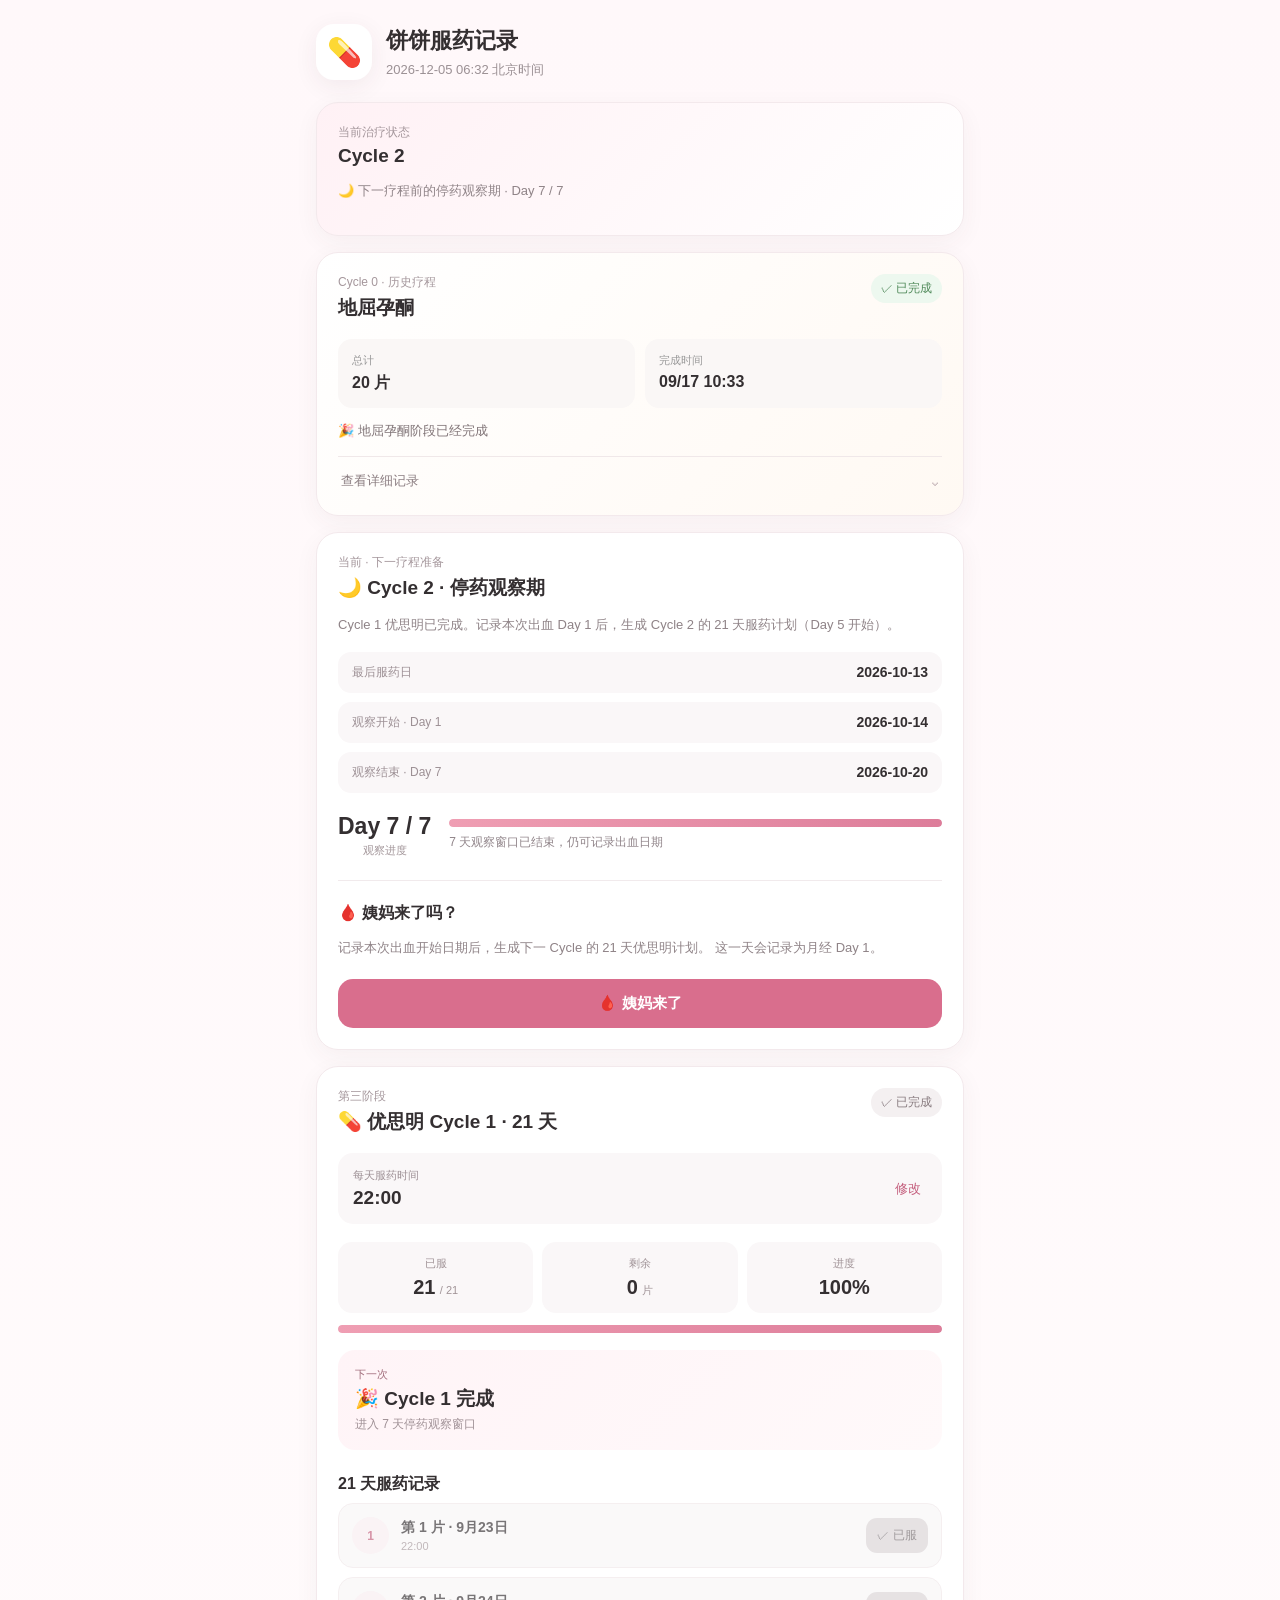
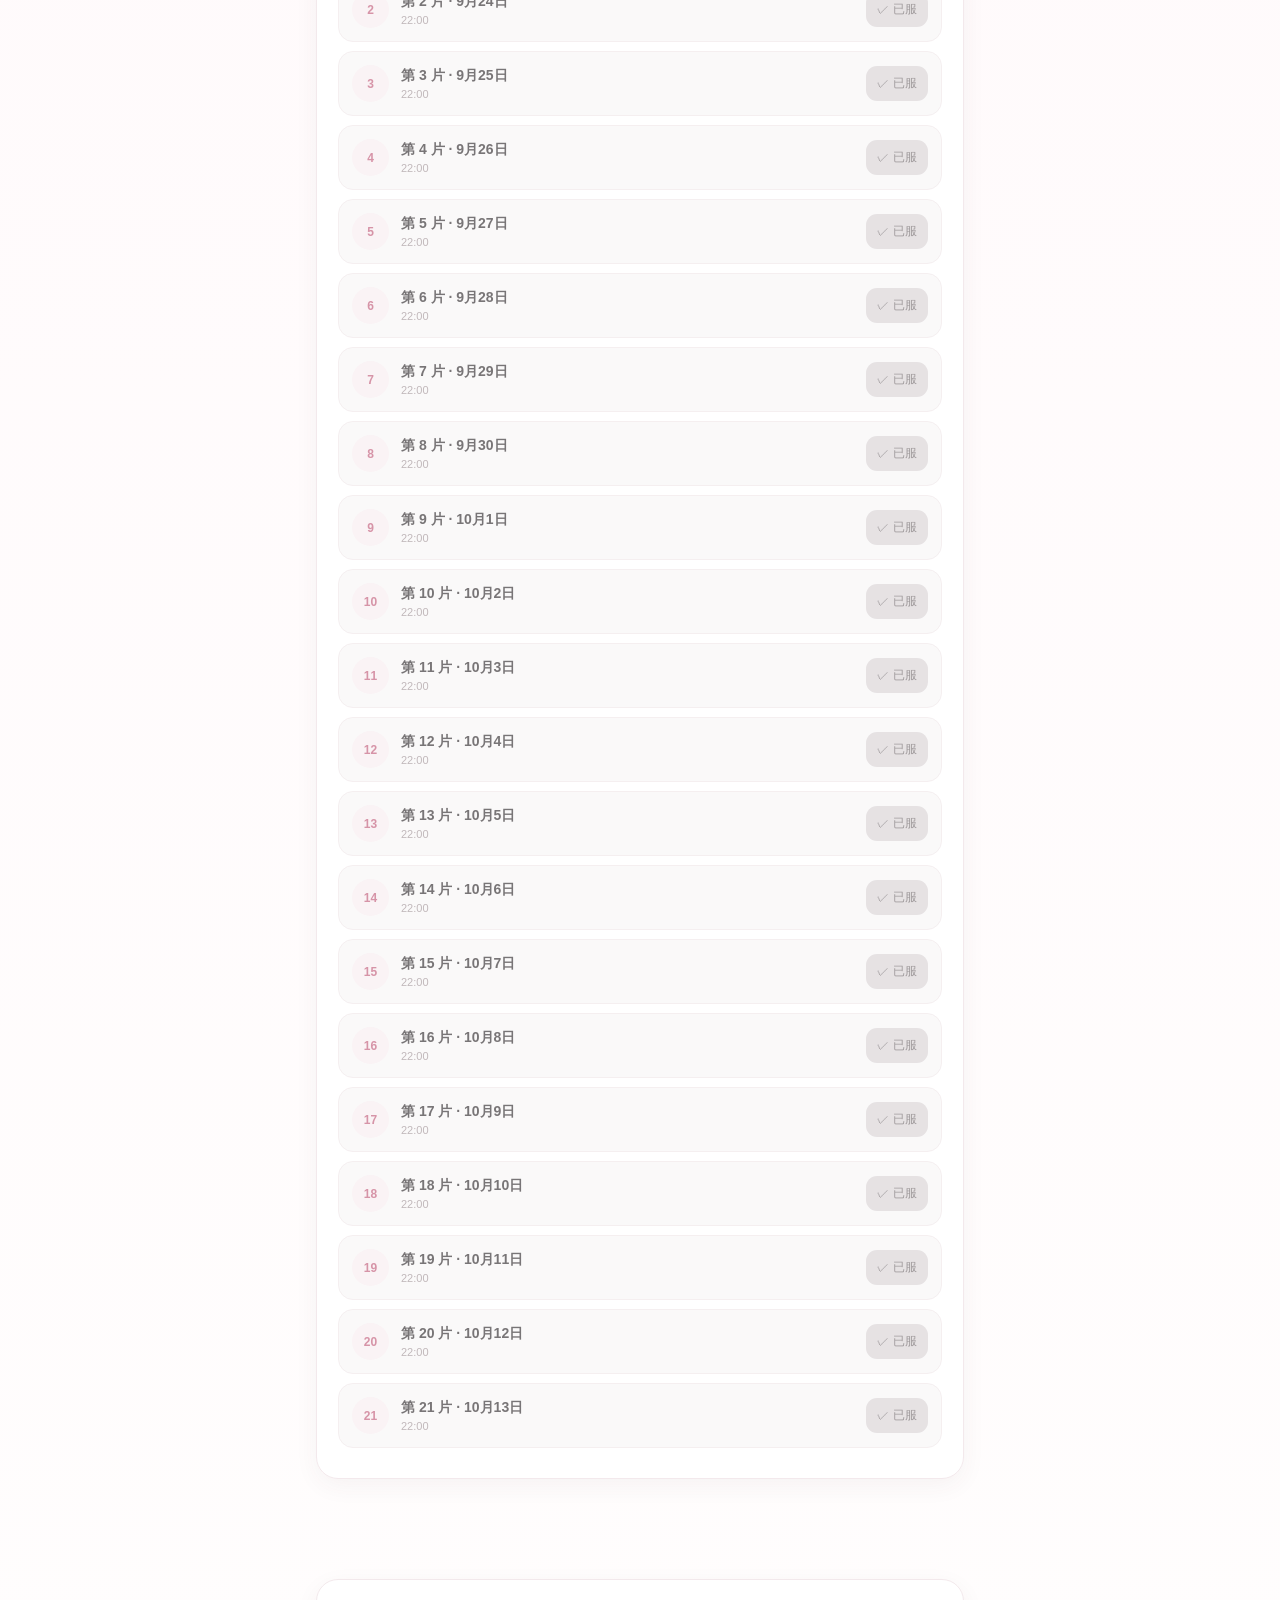
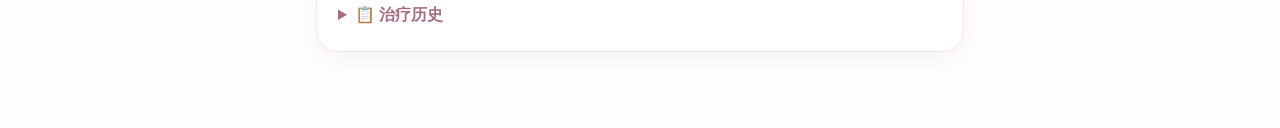
<file: index.html>
<!DOCTYPE html>
<html lang="zh-CN">
<head>
  <meta charset="UTF-8">
  <meta name="viewport" content="width=device-width, initial-scale=1.0">
  <meta name="theme-color" content="#fff7f8">

  <title>饼饼服药记录</title>

  <link rel="stylesheet" href="style.css">
</head>

<body>

<div class="container">

  <header>
    <div class="logo">💊</div>

    <div>
      <h1>饼饼服药记录</h1>
      <p id="currentTime">北京时间加载中...</p>
    </div>
  </header><section class="card current-card"><span class="small-title">当前治疗状态</span><h2 id="currentCycleTitle"></h2><p id="currentCycleState" class="description" aria-live="polite"></p></section>


  <!-- =========================
       第一阶段：地屈孕酮
  ========================== -->

  <section class="card completed-card">

    <div class="section-title">

      <div>
        <span class="small-title">Cycle 0 · 历史疗程</span>
        <h2>地屈孕酮</h2>
      </div>

      <span class="done-badge">
        ✓ 已完成
      </span>

    </div>


    <div class="medicine-summary">

      <div>
        <span>总计</span>
        <strong>20 片</strong>
      </div>

      <div>
        <span>完成时间</span>
        <strong>09/17 10:33</strong>
      </div>

    </div>


    <p class="success-text">
      🎉 地屈孕酮阶段已经完成
    </p>


    <!-- 展开按钮 -->

    <button
      class="history-toggle"
      type="button"
      onclick="toggleDydrogesteroneHistory()"
    >

      <span id="historyToggleText">
        查看详细记录
      </span>

      <span id="historyArrow">
        ⌄
      </span>

    </button>


    <!-- 历史记录 -->

    <div
      id="dydrogesteroneHistory"
      class="medicine-history hidden"
    >

      <div class="history-head">
        <span>日期</span>
        <span>早上</span>
        <span>晚上</span>
      </div>


      <div class="history-row">
        <span class="history-date">09/07</span>
        <span class="history-empty">—</span>
        <span class="history-dose">🌙 晚上 <b>✓</b></span>
      </div>


      <div class="history-row">
        <span class="history-date">09/08</span>
        <span class="history-dose">🌅 早上 <b>✓</b></span>
        <span class="history-dose">🌙 晚上 <b>✓</b></span>
      </div>


      <div class="history-row">
        <span class="history-date">09/09</span>
        <span class="history-dose">🌅 早上 <b>✓</b></span>
        <span class="history-dose">🌙 晚上 <b>✓</b></span>
      </div>


      <div class="history-row">
        <span class="history-date">09/10</span>
        <span class="history-dose">🌅 早上 <b>✓</b></span>
        <span class="history-dose">🌙 晚上 <b>✓</b></span>
      </div>


      <div class="history-row">
        <span class="history-date">09/11</span>
        <span class="history-dose">🌅 早上 <b>✓</b></span>
        <span class="history-dose">🌙 晚上 <b>✓</b></span>
      </div>


      <div class="history-row">
        <span class="history-date">09/12</span>
        <span class="history-dose">🌅 早上 <b>✓</b></span>
        <span class="history-dose">🌙 晚上 <b>✓</b></span>
      </div>


      <div class="history-row">
        <span class="history-date">09/13</span>
        <span class="history-dose">🌅 早上 <b>✓</b></span>
        <span class="history-dose">🌙 晚上 <b>✓</b></span>
      </div>


      <div class="history-row">
        <span class="history-date">09/14</span>
        <span class="history-dose">🌅 早上 <b>✓</b></span>
        <span class="history-dose">🌙 晚上 <b>✓</b></span>
      </div>


      <div class="history-row">
        <span class="history-date">09/15</span>
        <span class="history-dose">🌅 早上 <b>✓</b></span>
        <span class="history-dose">🌙 晚上 <b>✓</b></span>
      </div>


      <div class="history-row">
        <span class="history-date">09/16</span>
        <span class="history-dose">🌅 早上 <b>✓</b></span>
        <span class="history-dose">🌙 晚上 <b>✓</b></span>
      </div>


      <div class="history-row">
        <span class="history-date">09/17</span>
        <span class="history-dose">🌅 早上 <b>✓</b></span>
        <span class="history-empty">—</span>
      </div>

    </div>

  </section>


  <!-- =========================
       第二阶段：等待姨妈
  ========================== -->

  <section
    id="waitingSection"
    class="card"
  >

    <span class="small-title">
      当前 · 下一疗程准备
    </span>

    <h2 id="waitingTitle">🌙 等待姨妈</h2>

    <p class="description">
      <span id="observationDates"></span>
    </p>


    <div class="observation-dates"><div><span>最后服药日</span><strong id="lastMedicineDisplay">—</strong></div><div><span>观察开始 · Day 1</span><strong id="observationStartDisplay">—</strong></div><div><span>观察结束 · Day 7</span><strong id="observationEndDisplay">—</strong></div></div><div class="waiting-box">

      <div class="waiting-number">

        <span id="waitingDay">
          Day 1
        </span>

        <small>
          观察进度
        </small>

      </div>


      <div class="progress-area">

        <div class="progress-bar">

          <div
            id="waitingProgress"
            class="progress-fill"
          ></div>

        </div>

        <p id="waitingText">
          正在计算...
        </p>

      </div>

    </div>


    <div class="divider"></div>


    <h3>🩸 姨妈来了吗？</h3>

    <p class="hint">
      记录本次出血开始日期后，生成下一 Cycle 的 21 天优思明计划。
      这一天会记录为月经 Day 1。
    </p>


    <button
      class="period-button"
      onclick="openPeriodModal()"
    >
      🩸 姨妈来了
    </button>

  </section>


  <!-- =========================
       姨妈记录
  ========================== -->

  <section
    id="periodSection"
    class="card hidden"
  >

    <span class="small-title">
      第二阶段 · 月经追踪
    </span>


    <div class="section-title">

      <div>
        <h2>🩸 本次姨妈</h2>
      </div>

      <span
        id="periodDayBadge"
        class="period-badge"
      >
        Day 1
      </span>

    </div>


    <div class="info-grid">

      <div class="info-box">

        <span>
          开始日期
        </span>

        <strong id="periodStartDisplay">
          -
        </strong>

      </div>


      <div class="info-box">

        <span>
          今天
        </span>

        <strong id="currentPeriodDay">
          Day -
        </strong>

      </div>

    </div>


    <div
      id="day5Notice"
      class="day5-box"
    >

      <span>
        💊 优思明开始日
      </span>

      <strong id="day5Date">
        -
      </strong>

      <p>
        月经 Day 5
      </p>

    </div>


    <button
      class="secondary-button"
      onclick="editPeriodDate()"
    >
      修改姨妈开始日期
    </button>

  </section>


  <!-- =========================
       第三阶段：优思明
  ========================== -->

  <section
    id="yasminSection"
    class="card hidden"
  >

    <div class="section-title">

      <div>

        <span class="small-title">
          第三阶段
        </span>

        <h2>
          <span id="yasminCycleTitle">💊 优思明 · 21 天</span>
        </h2>

      </div>


      <span
        id="yasminStatus"
        class="medicine-badge"
      >
        未开始
      </span>

    </div>


    <div class="time-setting">

      <div>

        <span>
          每天服药时间
        </span>

        <strong id="medicineTimeDisplay">
          22:00
        </strong>

      </div>


      <button
        onclick="toggleTimeEditor()"
      >
        修改
      </button>

    </div>


    <div
      id="timeEditor"
      class="time-editor hidden"
    >

      <input
        id="medicineTimeInput"
        type="time"
        value="22:00"
      >

      <button
        class="small-primary"
        onclick="saveMedicineTime()"
      >
        保存
      </button>

    </div>


    <div class="medicine-stats">

      <div>
        <span>已服</span>
        <strong id="takenCount">0</strong>
        <small>/ 21</small>
      </div>

      <div>
        <span>剩余</span>
        <strong id="remainingCount">21</strong>
        <small>片</small>
      </div>

      <div>
        <span>进度</span>
        <strong id="medicinePercent">0%</strong>
      </div>

    </div>


    <div class="progress-bar medicine-progress">

      <div
        id="medicineProgressFill"
        class="progress-fill"
      ></div>

    </div>


    <div
      id="nextMedicineBox"
      class="next-dose"
    >

      <span>
        下一次
      </span>

      <strong id="nextMedicine">
        -
      </strong>

      <p id="nextMedicineHint">
        等待开始
      </p>

    </div>


    <h3 class="timeline-title">
      21 天服药记录
    </h3>


    <div id="medicineTimeline"></div>

  </section>


  <section
    id="resetSection"
    class="reset-area hidden"
  >

    <button
      class="text-button"
      onclick="resetPeriodCycle()"
    >
      重新记录本次姨妈
    </button>

  </section>

</div>


<!-- =========================
     姨妈日期弹窗
========================== -->

<div
  id="periodModal"
  class="modal hidden"
>

  <div class="modal-card" role="dialog" aria-modal="true" aria-label="记录出血开始日期">

    <div class="modal-icon">
      🩸
    </div>

    <h2>
      记录姨妈开始日期
    </h2>

    <p>
      请选择真正开始来姨妈的日期。
      这一天会作为 Day 1。
    </p>


    <label>
      姨妈开始日期
    </label>


    <input
      id="periodDateInput"
      type="date"
    >


    <div class="modal-actions">

      <button
        class="secondary-button"
        onclick="closePeriodModal()"
      >
        取消
      </button>

      <button
        class="primary-button"
        onclick="confirmPeriodStart()"
      >
        确认记录
      </button>

    </div>

  </div>

</div>


<div class="container"><section class="card"><details><summary>📋 治疗历史</summary><div id="cycleHistory"></div></details></section></div><script src="app.js"></script>

</body>
</html>
</file>
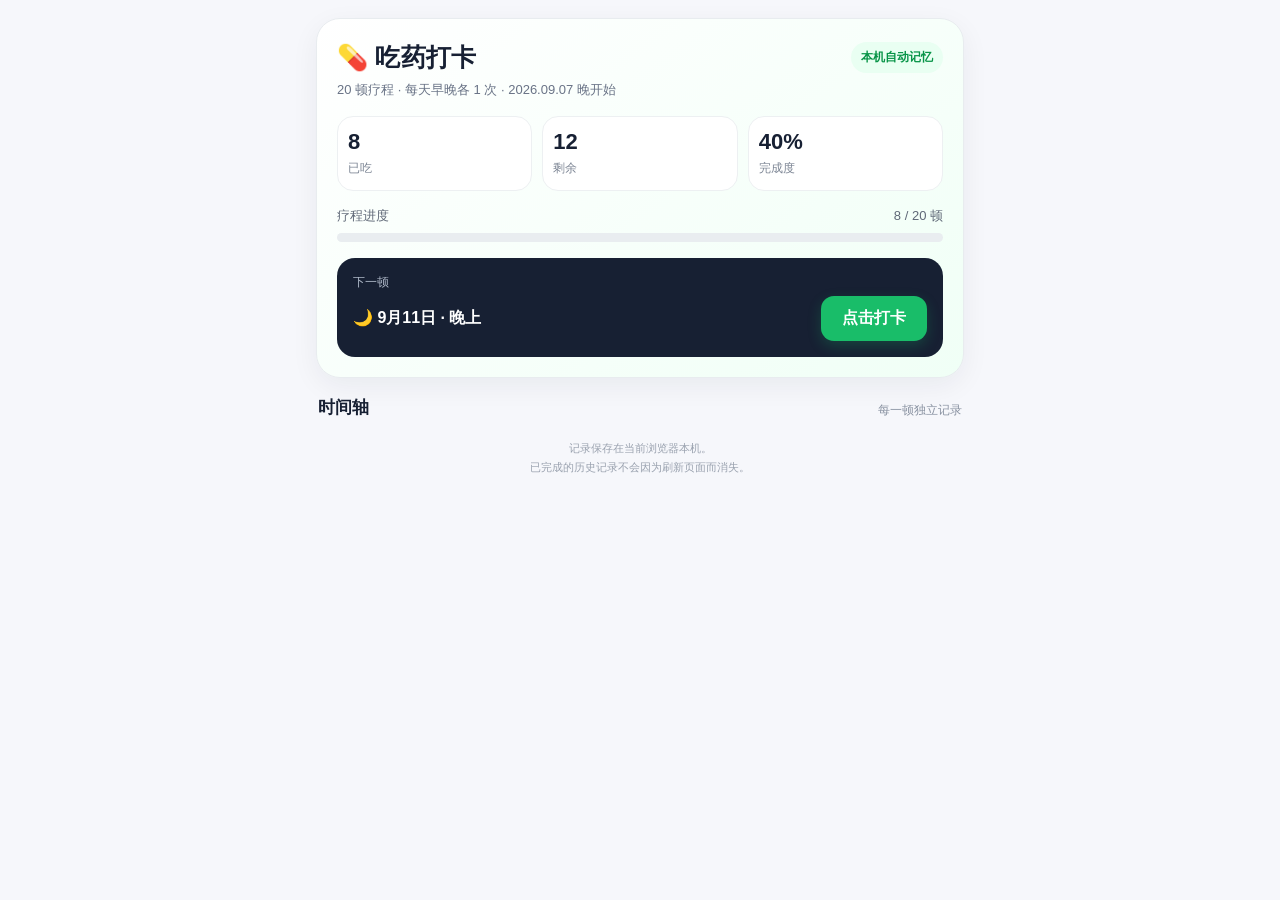
<file: 吃药打卡_H5_微信浏览器版.html>
<!doctype html>
<html lang="zh-CN">
<head>
<meta charset="utf-8">
<meta name="viewport" content="width=device-width,initial-scale=1,maximum-scale=1,user-scalable=no,viewport-fit=cover">
<meta name="format-detection" content="telephone=no">
<meta name="theme-color" content="#f6f7fb">
<title>吃药打卡</title>
<style>
*{box-sizing:border-box;-webkit-tap-highlight-color:transparent}
html,body{margin:0;padding:0;background:#f6f7fb;color:#172033;font-family:-apple-system,BlinkMacSystemFont,"Segoe UI","PingFang SC","Hiragino Sans GB",Arial,sans-serif}
body{padding-bottom:calc(28px + env(safe-area-inset-bottom))}
button{font:inherit}
.app{width:100%;max-width:680px;margin:0 auto;padding:18px 16px 0}
.hero{background:linear-gradient(145deg,#ffffff 0%,#f0fff6 100%);border:1px solid #e8ecef;border-radius:24px;padding:22px 20px 20px;box-shadow:0 8px 28px rgba(20,32,50,.06)}
.topline{display:flex;align-items:center;justify-content:space-between;gap:12px}
.title{font-size:25px;font-weight:800;letter-spacing:.2px}
.badge{font-size:12px;padding:7px 10px;border-radius:999px;background:#e9fff2;color:#079447;font-weight:700;white-space:nowrap}
.subtitle{margin:7px 0 17px;color:#697386;font-size:13px}
.stats{display:grid;grid-template-columns:1fr 1fr 1fr;gap:10px}
.stat{background:#fff;border:1px solid #edf0f2;border-radius:16px;padding:13px 10px}
.stat b{display:block;font-size:22px;line-height:1.1;margin-bottom:4px}
.stat span{font-size:12px;color:#7b8493}
.progress-wrap{margin-top:16px}
.progress-head{display:flex;justify-content:space-between;font-size:13px;color:#5f6877;margin-bottom:8px}
.progress{height:9px;background:#e9edf0;border-radius:999px;overflow:hidden}
.bar{height:100%;width:0;background:#18b866;border-radius:999px;transition:width .25s ease}
.next{margin-top:16px;border-radius:18px;background:#172033;color:#fff;padding:16px}
.next small{display:block;color:#aeb8c8;font-size:12px;margin-bottom:5px}
.next-main{display:flex;align-items:center;justify-content:space-between;gap:14px}
.next-title{font-size:16px;font-weight:700}
.primary{border:0;background:#19bd69;color:#fff;padding:12px 16px;border-radius:13px;font-weight:800;min-width:106px;cursor:pointer;box-shadow:0 5px 14px rgba(25,189,105,.22)}
.primary:active,.meal-btn:active{transform:scale(.97)}
.primary:disabled{background:#667085;box-shadow:none}
.section{margin-top:18px}
.section-title{display:flex;align-items:end;justify-content:space-between;margin:0 2px 10px}
.section-title h2{font-size:17px;margin:0}
.section-title span{font-size:12px;color:#8992a1}
.day{margin-bottom:13px}
.day-head{display:flex;align-items:center;gap:8px;margin:14px 3px 7px}
.day-head b{font-size:14px}
.today-pill{font-size:11px;background:#e8fff1;color:#079447;padding:4px 7px;border-radius:999px;font-weight:700}
.meal{display:flex;align-items:center;gap:12px;background:#fff;border:1px solid #e9edf0;border-radius:18px;padding:12px;margin-bottom:8px;min-height:72px;box-shadow:0 4px 16px rgba(20,32,50,.035)}
.meal.done{background:#f2fff7;border-color:#c9f1da}
.dot{width:38px;height:38px;border-radius:13px;display:flex;align-items:center;justify-content:center;background:#f1f4f7;font-size:20px;flex:0 0 38px}
.done .dot{background:#d9f8e6}
.meal-info{min-width:0;flex:1}
.meal-name{font-size:15px;font-weight:750}
.meal-meta{font-size:12px;color:#7c8593;margin-top:4px}
.meal-status{font-size:12px;color:#18a45c;font-weight:700;margin-top:4px}
.meal-btn{border:1px solid #dfe5ea;background:#fff;color:#172033;padding:10px 12px;border-radius:12px;font-size:13px;font-weight:750;cursor:pointer;min-width:92px}
.meal-btn.done{background:#dff9e9;color:#078b45;border-color:#c6efd6}
.locked{opacity:.58}
.footer{margin:20px 2px 0;color:#9aa2af;font-size:11px;line-height:1.7;text-align:center}
.toast{position:fixed;left:50%;bottom:28px;transform:translateX(-50%) translateY(15px);background:rgba(23,32,51,.94);color:#fff;padding:10px 15px;border-radius:12px;font-size:13px;opacity:0;pointer-events:none;transition:.22s;z-index:20}
.toast.show{opacity:1;transform:translateX(-50%) translateY(0)}
@media(max-width:390px){
 .app{padding-left:12px;padding-right:12px}
 .stats{gap:7px}.stat{padding:11px 8px}.stat b{font-size:20px}
 .next-main{align-items:stretch;flex-direction:column}.primary{width:100%}
 .meal{gap:9px}.meal-btn{min-width:84px;padding:9px 8px}
}
</style>
</head>
<body>
<div class="app">
  <section class="hero">
    <div class="topline">
      <div class="title">💊 吃药打卡</div>
      <div class="badge">本机自动记忆</div>
    </div>
    <div class="subtitle">20 顿疗程 · 每天早晚各 1 次 · 2026.09.07 晚开始</div>

    <div class="stats">
      <div class="stat"><b id="doneCount">8</b><span>已吃</span></div>
      <div class="stat"><b id="leftCount">12</b><span>剩余</span></div>
      <div class="stat"><b id="percent">40%</b><span>完成度</span></div>
    </div>

    <div class="progress-wrap">
      <div class="progress-head"><span>疗程进度</span><span id="progressText">8 / 20 顿</span></div>
      <div class="progress"><div class="bar" id="bar"></div></div>
    </div>

    <div class="next">
      <small>下一顿</small>
      <div class="next-main">
        <div class="next-title" id="nextTitle">🌙 9月11日 · 晚上</div>
        <button class="primary" id="nextBtn" type="button">点击打卡</button>
      </div>
    </div>
  </section>

  <section class="section">
    <div class="section-title">
      <h2>时间轴</h2>
      <span>每一顿独立记录</span>
    </div>
    <div id="timeline"></div>
  </section>

  <div class="footer">
    记录保存在当前浏览器本机。<br>
    已完成的历史记录不会因为刷新页面而消失。
  </div>
</div>
<div class="toast" id="toast"></div>

<script>
(function(){
  var STORAGE_KEY = "medicineTimelineH5_v3";
  var TOTAL = 20;
  var START = new Date(2026,8,7); // 2026-09-07
  var TODAY = "2026-09-11";       // 按本次疗程页面确认的当前日期

  var initial = INITIAL_RECORDS;

  function load(){
    try{
      var raw = localStorage.getItem(STORAGE_KEY);
      if(raw){
        var parsed = JSON.parse(raw);
        if(Array.isArray(parsed)) return parsed;
      }
    }catch(e){}
    localStorage.setItem(STORAGE_KEY, JSON.stringify(initial));
    return initial.slice();
  }

  function save(data){
    try{ localStorage.setItem(STORAGE_KEY, JSON.stringify(data)); }catch(e){}
  }

  function pad(n){ return n < 10 ? "0"+n : ""+n; }
  function keyOf(date, period){
    return date.getFullYear()+"-"+pad(date.getMonth()+1)+"-"+pad(date.getDate())+"-"+period;
  }
  function dateKey(date){
    return date.getFullYear()+"-"+pad(date.getMonth()+1)+"-"+pad(date.getDate());
  }
  function fmtDate(date){
    return (date.getMonth()+1)+"月"+date.getDate()+"日";
  }

  function buildPlan(){
    var list = [];
    var n = 0;
    var d = new Date(START);
    list.push({date:new Date(d),period:"night",label:"晚上",emoji:"🌙",key:keyOf(d,"night"),n:++n});
    for(var i=1;i<10;i++){
      d = new Date(START);
      d.setDate(START.getDate()+i);
      list.push({date:new Date(d),period:"morning",label:"早上",emoji:"🌅",key:keyOf(d,"morning"),n:++n});
      list.push({date:new Date(d),period:"night",label:"晚上",emoji:"🌙",key:keyOf(d,"night"),n:++n});
    }
    return list;
  }

  var plan = buildPlan();

  function toast(msg){
    var el=document.getElementById("toast");
    el.textContent=msg;
    el.classList.add("show");
    clearTimeout(window.__toastTimer);
    window.__toastTimer=setTimeout(function(){el.classList.remove("show");},1700);
  }

  function mark(key){
    var data=load();
    if(data.indexOf(key)>=0){
      toast("这一顿已经记录过了");
      return;
    }
    if(data.length>=TOTAL){
      toast("20顿疗程已经完成 🎉");
      return;
    }
    data.push(key);
    save(data);
    render();
    toast("已记录这顿药 ✓");
  }

  function render(){
    var data=load();
    var doneCount=data.length;
    var left=Math.max(0,TOTAL-doneCount);
    var pct=Math.round(doneCount/TOTAL*100);

    document.getElementById("doneCount").textContent=doneCount;
    document.getElementById("leftCount").textContent=left;
    document.getElementById("percent").textContent=pct+"%";
    document.getElementById("progressText").textContent=doneCount+" / "+TOTAL+" 顿";
    document.getElementById("bar").style.width=pct+"%";

    var next=null;
    for(var i=0;i<plan.length;i++){
      if(data.indexOf(plan[i].key)<0){ next=plan[i]; break; }
    }

    var nextTitle=document.getElementById("nextTitle");
    var nextBtn=document.getElementById("nextBtn");
    if(next){
      nextTitle.textContent=next.emoji+" "+fmtDate(next.date)+" · "+next.label;
      nextBtn.disabled=false;
      nextBtn.textContent="点击打卡";
      nextBtn.onclick=function(){mark(next.key);};
    }else{
      nextTitle.textContent="🎉 20顿全部完成";
      nextBtn.disabled=true;
      nextBtn.textContent="已完成";
      nextBtn.onclick=null;
    }

    var timeline=document.getElementById("timeline");
    var html="";
    var currentDate="";
    for(var j=0;j<plan.length;j++){
      var item=plan[j], dk=dateKey(item.date);
      if(dk!==currentDate){
        if(currentDate) html+="</div>";
        currentDate=dk;
        var isToday=dk===TODAY;
        html+='<div class="day">';
        html+='<div class="day-head"><b>'+fmtDate(item.date)+'</b>'+(isToday?'<span class="today-pill">今天</span>':'')+'</div>';
      }
      var isDone=data.indexOf(item.key)>=0;
      html+='<div class="meal '+(isDone?'done ':'')+(dk!==TODAY && dk>TODAY?'locked':'')+'">';
      html+='<div class="dot">'+item.emoji+'</div>';
      html+='<div class="meal-info">';
      html+='<div class="meal-name">第'+item.n+'顿 · '+item.label+'</div>';
      html+='<div class="meal-meta">'+(dk===TODAY?'今天':'疗程计划')+'</div>';
      html+='<div class="meal-status">'+(isDone?'✓ 已完成':'未完成')+'</div>';
      html+='</div>';
      html+='<button type="button" class="meal-btn '+(isDone?'done':'')+'" data-key="'+item.key+'">'+(isDone?'✓ 已完成':'点击打卡')+'</button>';
      html+='</div>';
    }
    if(currentDate) html+="</div>";
    timeline.innerHTML=html;

    var buttons=timeline.querySelectorAll(".meal-btn");
    for(var k=0;k<buttons.length;k++){
      buttons[k].addEventListener("click",function(){
        mark(this.getAttribute("data-key"));
      });
    }
  }

  var INITIAL_RECORDS = ["2026-09-07-night", "2026-09-08-morning", "2026-09-08-night", "2026-09-09-morning", "2026-09-09-night", "2026-09-10-morning", "2026-09-10-night", "2026-09-11-morning"];
  render();
})();
</script>
</body>
</html>
</file>
<file: style.css>
* {
  box-sizing: border-box;
}

body {
  margin: 0;

  background:
    linear-gradient(
      180deg,
      #fff8fa 0%,
      #fffdfd 100%
    );

  color: #342f31;

  font-family:
    -apple-system,
    BlinkMacSystemFont,
    "Segoe UI",
    "PingFang SC",
    "Microsoft YaHei",
    sans-serif;
}

button,
input {
  font-family: inherit;
}

button {
  cursor: pointer;
}

.container {
  width: 100%;
  max-width: 680px;

  margin: auto;

  padding: 24px 16px 60px;
}


/* =====================
   Header
===================== */

header {
  display: flex;
  align-items: center;

  gap: 14px;

  margin-bottom: 22px;
}

.logo {
  width: 56px;
  height: 56px;

  flex-shrink: 0;

  display: flex;
  align-items: center;
  justify-content: center;

  border-radius: 18px;

  background: white;

  font-size: 28px;

  box-shadow:
    0 6px 24px
    rgba(70, 40, 50, .07);
}

h1 {
  margin: 0 0 5px;

  font-size: 22px;
}

header p {
  margin: 0;

  color: #9b9094;

  font-size: 13px;
}


/* =====================
   Card
===================== */

.card {
  margin-bottom: 16px;

  padding: 21px;

  background:
    rgba(255,255,255,.94);

  border:
    1px solid
    #f3e9ec;

  border-radius: 22px;

  box-shadow:
    0 7px 25px
    rgba(83, 50, 60, .05);
}

.completed-card {
  background:
    linear-gradient(
      135deg,
      #ffffff,
      #fff9f3
    );
}

.small-title {
  display: block;

  margin-bottom: 4px;

  color: #a5979c;

  font-size: 12px;
}

h2 {
  margin: 0;

  font-size: 19px;
}

h3 {
  margin:
    5px
    0
    8px;

  font-size: 16px;
}

.description,
.hint {
  color: #8f8387;

  font-size: 13px;

  line-height: 1.65;
}

.section-title {
  display: flex;
  justify-content: space-between;
  align-items: flex-start;

  gap: 15px;
}


/* =====================
   第一阶段
===================== */

.done-badge {
  padding: 6px 10px;

  border-radius: 20px;

  background: #edf8ef;

  color: #4f8959;

  font-size: 12px;
}

.medicine-summary {
  display: grid;

  grid-template-columns:
    1fr 1fr;

  gap: 10px;

  margin-top: 18px;
}

.medicine-summary div {
  padding: 14px;

  background: #faf7f6;

  border-radius: 14px;
}

.medicine-summary span {
  display: block;

  margin-bottom: 5px;

  color: #999;

  font-size: 11px;
}

.medicine-summary strong {
  font-size: 16px;
}

.success-text {
  margin:
    14px
    0
    0;

  color: #807477;

  font-size: 13px;
}


/* =====================
   第一阶段历史记录
===================== */

.history-toggle {
  width: 100%;

  display: flex;
  align-items: center;
  justify-content: space-between;

  margin-top: 16px;

  padding:
    13px
    3px
    3px;

  border: 0;

  border-top:
    1px solid
    #f0e8e9;

  background: transparent;

  color: #8c7e82;

  font-size: 13px;
}

#historyArrow {
  font-size: 18px;

  color: #b29fa5;
}

.medicine-history {
  margin-top: 12px;

  overflow: hidden;

  border:
    1px solid
    #eee7e8;

  border-radius: 15px;

  background: #faf8f8;
}

.history-head,
.history-row {
  display: grid;

  grid-template-columns:
    60px 1fr 1fr;

  align-items: center;
}

.history-head {
  min-height: 34px;

  padding:
    5px
    12px;

  background: #f5f1f2;

  color: #a09296;

  font-size: 10px;
}

.history-row {
  min-height: 43px;

  padding:
    7px
    12px;

  border-bottom:
    1px solid
    #eee8e9;
}

.history-row:last-child {
  border-bottom: 0;
}

.history-date {
  color: #817579;

  font-size: 12px;

  font-weight: 650;
}

.history-dose {
  color: #5f5659;

  font-size: 12px;

  white-space: nowrap;
}

.history-dose b {
  margin-left: 3px;

  color: #68a376;

  font-size: 11px;
}

.history-empty {
  color: #c7bec1;

  font-size: 12px;
}


/* =====================
   等待阶段
===================== */

.waiting-box {
  display: flex;

  gap: 18px;

  align-items: center;

  margin-top: 20px;
}

.waiting-number {
  min-width: 74px;

  text-align: center;
}

.waiting-number span {
  display: block;

  font-size: 23px;

  font-weight: 700;
}

.waiting-number small {
  color: #a29599;

  font-size: 11px;
}

.progress-area {
  flex: 1;
}

.progress-area p {
  margin:
    7px
    0
    0;

  color: #91858a;

  font-size: 12px;
}

.progress-bar {
  width: 100%;

  height: 8px;

  overflow: hidden;

  border-radius: 20px;

  background: #f1ebed;
}

.progress-fill {
  width: 0%;
  height: 100%;

  border-radius: inherit;

  background:
    linear-gradient(
      90deg,
      #ef9eb3,
      #dd7d9a
    );

  transition:
    width .35s ease;
}

.divider {
  height: 1px;

  margin:
    22px
    0;

  background: #f1eaec;
}

.period-button {
  width: 100%;

  margin-top: 8px;

  padding: 15px;

  border: 0;

  border-radius: 15px;

  background: #d96e8d;

  color: white;

  font-size: 15px;

  font-weight: 600;
}


/* =====================
   月经
===================== */

.period-badge {
  padding: 7px 11px;

  border-radius: 20px;

  background: #fff0f4;

  color: #c25878;

  font-size: 12px;

  font-weight: 600;
}

.info-grid {
  display: grid;

  grid-template-columns:
    1fr 1fr;

  gap: 10px;

  margin-top: 18px;
}

.info-box {
  padding: 15px;

  border-radius: 15px;

  background: #faf7f8;
}

.info-box span {
  display: block;

  margin-bottom: 6px;

  color: #a19498;

  font-size: 11px;
}

.info-box strong {
  font-size: 16px;
}

.day5-box {
  margin-top: 14px;

  padding: 18px;

  border:
    1px solid
    #f4d9e1;

  border-radius: 17px;

  background:
    linear-gradient(
      135deg,
      #fff6f8,
      #fffafb
    );
}

.day5-box span {
  display: block;

  color: #a66d7e;

  font-size: 12px;
}

.day5-box strong {
  display: block;

  margin-top: 5px;

  font-size: 21px;
}

.day5-box p {
  margin:
    4px
    0
    0;

  color: #a6959a;

  font-size: 12px;
}


/* =====================
   优思明
===================== */

.medicine-badge {
  padding: 6px 10px;

  border-radius: 20px;

  background: #f4f0f1;

  color: #877a7e;

  font-size: 12px;
}

.time-setting {
  display: flex;
  justify-content: space-between;
  align-items: center;

  margin-top: 18px;

  padding: 15px;

  border-radius: 15px;

  background: #faf7f8;
}

.time-setting span {
  display: block;

  margin-bottom: 4px;

  color: #9d9095;

  font-size: 11px;
}

.time-setting strong {
  font-size: 19px;
}

.time-setting button {
  border: 0;

  background: transparent;

  color: #c45e7d;

  font-size: 13px;
}

.time-editor {
  display: grid;

  grid-template-columns:
    1fr auto;

  gap: 8px;

  margin-top: 10px;
}

.time-editor input {
  padding: 11px;

  border:
    1px solid
    #e5dadd;

  border-radius: 11px;

  background: white;

  font-size: 16px;
}

.small-primary {
  padding:
    0
    18px;

  border: 0;

  border-radius: 11px;

  background: #d96e8d;

  color: white;
}

.medicine-stats {
  display: grid;

  grid-template-columns:
    repeat(3,1fr);

  gap: 9px;

  margin-top: 18px;
}

.medicine-stats div {
  padding:
    14px
    8px;

  border-radius: 14px;

  background: #faf7f8;

  text-align: center;
}

.medicine-stats span {
  display: block;

  color: #a09397;

  font-size: 11px;
}

.medicine-stats strong {
  display: inline-block;

  margin-top: 5px;

  font-size: 20px;
}

.medicine-stats small {
  color: #a09397;

  font-size: 11px;
}

.medicine-progress {
  margin-top: 12px;
}

.next-dose {
  margin-top: 17px;

  padding: 17px;

  border-radius: 17px;

  background:
    linear-gradient(
      135deg,
      #fff4f7,
      #fff9fa
    );
}

.next-dose span {
  display: block;

  color: #a16c7b;

  font-size: 11px;
}

.next-dose strong {
  display: block;

  margin-top: 4px;

  font-size: 19px;
}

.next-dose p {
  margin:
    4px
    0
    0;

  color: #a09196;

  font-size: 12px;
}


/* =====================
   优思明 Timeline
===================== */

.timeline-title {
  margin-top: 24px;
}

.dose-item {
  display: flex;
  align-items: center;

  gap: 12px;

  margin-bottom: 9px;

  padding: 13px;

  border:
    1px solid
    #f0e7e9;

  border-radius: 15px;

  background: white;
}

.dose-item.today {
  border-color: #e8a5b8;

  background: #fff8fa;
}

.dose-item.taken {
  opacity: .66;

  background: #f8f7f7;
}

.dose-number {
  width: 37px;
  height: 37px;

  flex-shrink: 0;

  display: flex;
  align-items: center;
  justify-content: center;

  border-radius: 50%;

  background: #f8edf0;

  color: #c25d7b;

  font-size: 12px;

  font-weight: 700;
}

.dose-info {
  flex: 1;
}

.dose-info strong {
  display: block;

  font-size: 14px;
}

.dose-info span {
  display: block;

  margin-top: 3px;

  color: #a29498;

  font-size: 11px;
}

.check-button {
  min-width: 62px;

  padding:
    9px
    10px;

  border: 0;

  border-radius: 11px;

  background: #d96e8d;

  color: white;

  font-size: 12px;
}

.taken .check-button {
  background: #dad4d6;

  color: #6f6769;
}


/* =====================
   Buttons
===================== */

.secondary-button {
  width: 100%;

  margin-top: 13px;

  padding: 12px;

  border:
    1px solid
    #eadfe2;

  border-radius: 13px;

  background: white;

  color: #7f7276;
}

.primary-button {
  width: 100%;

  padding: 12px;

  border: 0;

  border-radius: 13px;

  background: #d96e8d;

  color: white;
}

.reset-area {
  padding: 10px;

  text-align: center;
}

.text-button {
  border: 0;

  background: transparent;

  color: #aaa;

  font-size: 12px;
}


/* =====================
   Modal
===================== */

.modal {
  position: fixed;

  inset: 0;

  z-index: 100;

  display: flex;
  align-items: center;
  justify-content: center;

  padding: 20px;

  background:
    rgba(44,34,37,.42);

  backdrop-filter:
    blur(4px);
}

.modal-card {
  width: 100%;
  max-width: 390px;

  padding: 24px;

  border-radius: 22px;

  background: white;

  box-shadow:
    0 20px 60px
    rgba(0,0,0,.15);
}

.modal-icon {
  margin-bottom: 10px;

  font-size: 30px;
}

.modal-card p {
  color: #8f8387;

  font-size: 13px;

  line-height: 1.6;
}

.modal-card label {
  display: block;

  margin:
    17px
    0
    7px;

  color: #8f8387;

  font-size: 12px;
}

.modal-card input {
  width: 100%;

  padding: 12px;

  border:
    1px solid
    #e5dade;

  border-radius: 12px;

  font-size: 16px;
}

.modal-actions {
  display: grid;

  grid-template-columns:
    1fr 1fr;

  gap: 8px;

  margin-top: 17px;
}

.modal-actions button {
  margin: 0;
}


/* =====================
   Utility
===================== */

.hidden {
  display: none !important;
}


/* =====================
   Mobile
===================== */

@media (max-width: 480px) {

  .container {
    padding:
      18px
      13px
      50px;
  }

  h1 {
    font-size: 19px;
  }

  .card {
    padding: 18px;
  }

  .waiting-box {
    align-items: flex-start;
  }

  .medicine-summary,
  .info-grid {
    grid-template-columns:
      1fr 1fr;
  }

  .history-head,
  .history-row {
    grid-template-columns:
      53px 1fr 1fr;
  }

  .history-head,
  .history-row {
    padding-left: 9px;
    padding-right: 9px;
  }

  .history-dose {
    font-size: 11px;
  }

}/* v4：延续原来的粉白卡片 */
.current-card { background: linear-gradient(135deg,#fff1f5,#fff); }
summary { cursor: pointer; color: #a66d7e; font-weight: 600; padding: 4px 0; }
.cycle-history-item { margin-top: 14px; border-top: 1px solid #f1eaec; padding-top: 12px; }
.cycle-history-item p { font-size: 13px; color: #8f8387; line-height: 1.7; }
button:disabled { opacity: .45; cursor: default; }
button:focus-visible, summary:focus-visible { outline: 2px solid #c25878; outline-offset: 3px; }
.observation-dates { display: grid; grid-template-columns: 1fr; gap: 9px; margin-top: 16px; }
.observation-dates > div { display: flex; justify-content: space-between; gap: 12px; padding: 12px 14px; background: #faf7f8; border-radius: 13px; }
.observation-dates span { font-size: 12px; color: #9d9095; }
.observation-dates strong { font-size: 14px; }
</file>
